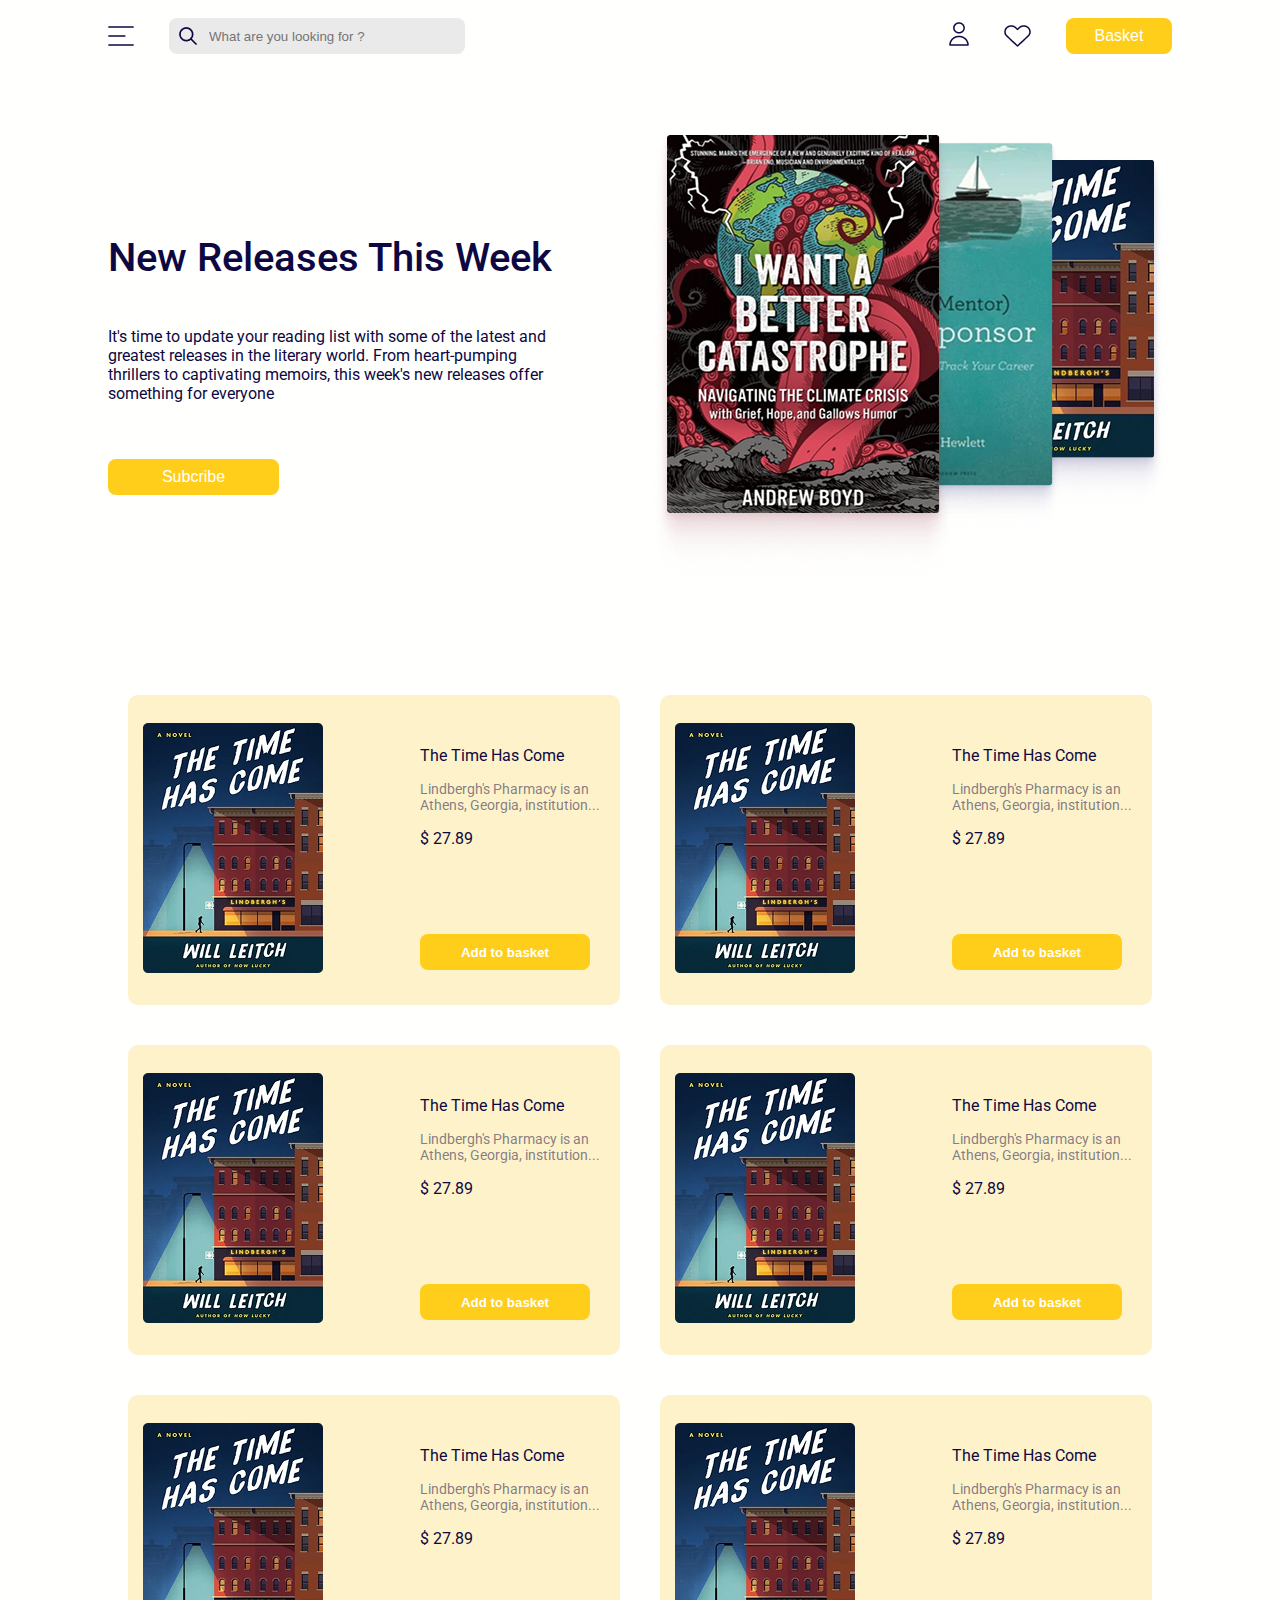
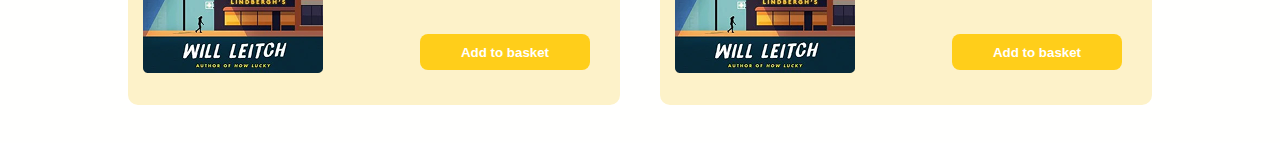
<file: index.html>
<!DOCTYPE html>
<html lang="en">
<head>
    <meta charset="UTF-8">
    <meta name="viewport" content="width=device-width, initial-scale=1.0">
    <title>Book | Store</title>
    <link rel="stylesheet" href="./style.css">
    <link rel="stylesheet" href="./media.css">
</head>
<body>
    <header>
        <div class="header-left">
            <img src="./images/Menu.svg" alt="">
            <div class="input-icon">
                <img src="./images/Search Icon.png" alt=""  class="search-icon">
                <input type="search" class="input-field" placeholder="What are you looking for ? ">
            </div>
        </div>
        <div class="header-right">
            <a href="./reg.html" ><img src="./images/Account.png" alt=""></a>
            <img src="./images/Favorite.png" alt="" class="favoutite-icon">
            <button class="btn1">Basket</button>
        </div>
    </header>
    <main>
        <section class="s1">
            <div class="s1-main">
                <div class="s1-left">
                    <p class="s1-big">New Releases This Week</p>
                    <p class="s1-mini">It's time to update your reading list with some of the latest and greatest releases in the literary world. From heart-pumping thrillers to captivating memoirs, this week's new releases offer something for everyone</p>
                    <button class="btn2">Subcribe</button>
                </div>
                <div class="s1-right">
                    <img src="./images/books-s1.png" alt="">
                </div>
            </div>
        </section>
        <section class="s2">
           <div class="s2-main">
            <!----
            <div class="top-sellers-s2">
                <p class="s2-big-2">Top Sellers</p>
                <form>
                    <select name="W-gendder" id="genre">
                      <option value="">Choose a genre</option>
                      <option value="Fiction">Fiction</option>
                      <option value="Romance">Romance</option>
                      <option value="Mystery">Mystery</option>
                      <option value="Horror">Horror</option>
                    </select>
                  </form>
            </div>

        <!--        PRODUCTS                -->
        <div class="cards-row-div">
            <div class="card-div">
                <div class="card-main">
                    <div class="card-left">
                        <img src="./images/book-1.png" alt="">
                    </div>
                    <div class="card-rigth">
                        <p class="s2-big">The Time Has Come</p>
                        <p class="s2-mini">Lindbergh's Pharmacy is an Athens, Georgia, institution...</p>
                        <p class="s2-big">$ 27.89</p>
                        <button class="btn3">Add to basket</button>
                    </div>
                </div>
            </div>
            <!---CARD2-->
            <div class="card-div">
                <div class="card-main">
                    <div class="card-left">
                        <img src="./images/book-1.png" alt="">
                    </div>
                    <div class="card-rigth">
                        <p class="s2-big">The Time Has Come</p>
                        <p class="s2-mini">Lindbergh's Pharmacy is an Athens, Georgia, institution...</p>
                        <p class="s2-big">$ 27.89</p>
                        <button class="btn3">Add to basket</button>
                    </div>
                </div>
            </div>
        </div>
        <div class="cards-row-div">
            <div class="card-div">
                <div class="card-main">
                    <div class="card-left">
                        <img src="./images/book-1.png" alt="">
                    </div>
                    <div class="card-rigth">
                        <p class="s2-big">The Time Has Come</p>
                        <p class="s2-mini">Lindbergh's Pharmacy is an Athens, Georgia, institution...</p>
                        <p class="s2-big">$ 27.89</p>
                        <button class="btn3">Add to basket</button>
                    </div>
                </div>
            </div>
            <!---CARD2-->
            <div class="card-div">
                <div class="card-main">
                    <div class="card-left">
                        <img src="./images/book-1.png" alt="">
                    </div>
                    <div class="card-rigth">
                        <p class="s2-big">The Time Has Come</p>
                        <p class="s2-mini">Lindbergh's Pharmacy is an Athens, Georgia, institution...</p>
                        <p class="s2-big">$ 27.89</p>
                        <button class="btn3">Add to basket</button>
                    </div>
                </div>
            </div>
        </div>
        <div class="cards-row-div">
            <div class="card-div">
                <div class="card-main">
                    <div class="card-left">
                        <img src="./images/book-1.png" alt="">
                    </div>
                    <div class="card-rigth">
                        <p class="s2-big">The Time Has Come</p>
                        <p class="s2-mini">Lindbergh's Pharmacy is an Athens, Georgia, institution...</p>
                        <p class="s2-big">$ 27.89</p>
                        <button class="btn3">Add to basket</button>
                    </div>
                </div>
            </div>
            <!---CARD2-->
            <div class="card-div">
                <div class="card-main">
                    <div class="card-left">
                        <img src="./images/book-1.png" alt="">
                    </div>
                    <div class="card-rigth">
                        <p class="s2-big">The Time Has Come</p>
                        <p class="s2-mini">Lindbergh's Pharmacy is an Athens, Georgia, institution...</p>
                        <p class="s2-big">$ 27.89</p>
                        <button class="btn3">Add to basket</button>
                    </div>
                </div>
            </div>
        </div>
           </div>
        </section>
    </main>
    <script src="./main.js" ></script>
</body>
</html>




<!-- 

<div class="cards-row-div">
    <div class="card-div">
        <div class="card-main">
            <div class="card-left">
                <img src="./images/book-1.png" alt="">
            </div>
            <div class="card-rigth">
                <p class="s2-big">The Time Has Come</p>
                <p class="s2-mini">Lindbergh's Pharmacy is an Athens, Georgia, institution...</p>
                <p class="s2-big">$ 27.89</p>
                <button class="btn3">Add to basket</button>
            </div>
        </div>
    </div>
</div>
</file>
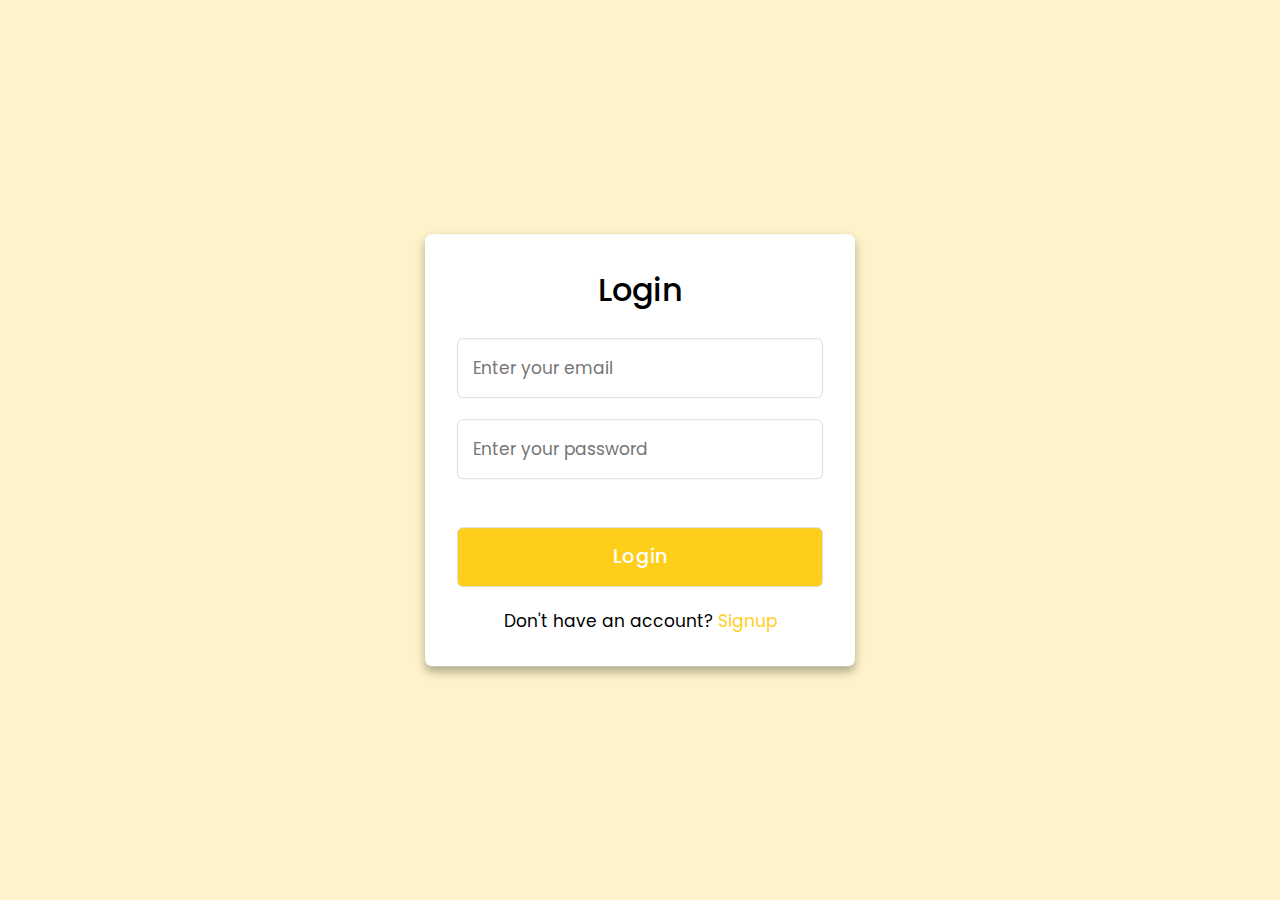
<file: reg.html>
<!DOCTYPE html>
<!-- Coding By CodingNepal - codingnepalweb.com -->
<html lang="en">
<head>
  <meta charset="UTF-8">
  <meta name="viewport" content="width=device-width, initial-scale=1.0">
  <meta http-equiv="X-UA-Compatible" content="ie=edge">
  <title>Book | Store</title>
  <!---Custom CSS File--->
  <link rel="stylesheet" href="./reg.css">
</head>
<body>
  <div class="container">
    <input type="checkbox" id="check">
    <div class="login form">
      <header>Login</header>
      <form action="#">
        <input type="text" placeholder="Enter your email">
        <input type="password" placeholder="Enter your password">
        <input type="button" class="button" value="Login">
      </form>
      <div class="signup">
        <span class="signup">Don't have an account?
         <label for="check">Signup</label>
        </span>
      </div>
    </div>
    <div class="registration form">
      <header>Signup</header>
      <form action="#">
        <input type="text" placeholder="Enter your email">
        <input type="password" placeholder="Create a password">
        <input type="password" placeholder="Confirm your password">
        <input type="button" class="button" value="Signup">
      </form>
      <div class="signup">
        <span class="signup">Already have an account?
         <label for="check">Login</label>
        </span>
      </div>
    </div>
  </div>
</body>
</html>
</file>
<file: style.css>
@import url('https://fonts.googleapis.com/css2?family=Roboto:ital,wght@0,100..900;1,100..900&display=swap');


body{
    background-color: #FFFFFE;
    padding: 35px 600px;
    font-family: "Roboto", serif;
}

header{
    display: flex;
    align-items: center;
    justify-content: space-between;
}

.header-left{
    display: flex;
    align-items: center;
    justify-content: space-between;
}

.input-field{
    width: 296px;
    height: 36px;
    background-color: #EAEAEA;
    padding: 7px 40px;
    color: #828282;
    font-weight: 400;
    border-radius: 8px;
    border: none;
}

.search-icon{
    position: absolute;
    padding: 10px;
    
}

.input-icon{
    display: flex;
    align-items: center;
    justify-content: space-between;
    padding-left: 35px;
}

.header-right{
    display: flex;
    align-items: center;
    justify-content: space-between;
}

.btn1{
    width: 106px;
    height: 36px;
    font-size: 16px;
    font-weight: 500;
    color: #ffffff;
    background-color: #FFCE1A;
    border-radius: 8px;
    border: none;
}

.favoutite-icon{
    padding: 0px 35px;
}


.s1{
    align-items: center;
    justify-content: space-between;
    margin-top: 76px;
}


.s1-main{
    display: flex;
    justify-content: space-between;
    align-items: center;
}

.s1-big{
    font-size: 40px;
    font-weight: 500;
    color: #0d0842;
    margin: 0;
    padding: 0;
}

.s1-mini{
    font-size: 16px;
    font-weight: 400;
    color: #0d0842;
    width: 453px;
    padding: 30px 0px 40px 0px;
}

.btn2{
    width: 171px;
    height: 36px;
    font-size: 16px;
    font-weight: 500;
    color: #ffffff;
    background-color: #FFCE1A;
    border-radius: 8px;
    border: none;
}

.s2{
    align-items: center;
    margin-top: 76px;
}

.top-sellers-s2{
    text-align: start;
}

.s2-big-2{
    font-size: 24px;
    font-weight: 400;
    color:  #0d0840;
}

#genre{
    width: 196px;
    height: 36px;
    background-color: #EAEAEA;
    border-radius: 8px;
    padding: 10px;
    border: none;
}

.card-div{
    display: flex;
    align-items: center;
    justify-content: center;
    background-color: #FDF2C9;
    border-radius: 10px;
    padding: 15px;
    width: 474px;
    height: 280px;
    margin: 20px;
}

.card-main{
    display: flex;
    align-items: center;
    justify-content: space-between;
    width: 100%;
}

.s2-big{
    font-size: 16px;
    color: #0d0842;
}

.s2-mini{
    font-size: 14px;
    font-weight: 400;
    width: 185px;
    color: #0d084286;
}

.btn3{
    width: 170px;
    height: 36px;
    background-color: #FFCE1A;
    border-radius: 8px;
    font-weight: 600;
    border: none;
    color: #ffffff;
    margin-top: 70px;
}

.cards-row-div{
    display: flex;
    align-items: center;
    justify-content: space-between;
}


button:hover{
    opacity: 0.8;
}
</file>
<file: media.css>
@media (max-width:1440px) {
    body{
        padding: 10px 100px;
    }
}
</file>
<file: reg.css>
@import url('https://fonts.googleapis.com/css2?family=Poppins:wght@200;300;400;500;600;700&display=swap');
*{
  margin: 0;
  padding: 0;
  box-sizing: border-box;
  font-family: 'Poppins', sans-serif;
}
body{
  min-height: 100vh;
  width: 100%;
  background: #FDF2C9;
}
.container{
  position: absolute;
  top: 50%;
  left: 50%;
  transform: translate(-50%,-50%);
  max-width: 430px;
  width: 100%;
  background: #fff;
  border-radius: 7px;
  box-shadow: 0 5px 10px rgba(0,0,0,0.3);
}

.container .registration{
  display: none;
}

#check:checked ~ .registration{
  display: block;
}

#check:checked ~ .login{
  display: none;
}

#check{
  display: none;
}

.container .form{
  padding: 2rem;
}

.form header{
  font-size: 2rem;
  font-weight: 500;
  text-align: center;
  margin-bottom: 1.5rem;
}

 .form input{
   height: 60px;
   width: 100%;
   padding: 0 15px;
   font-size: 17px;
   margin-bottom: 1.3rem;
   border: 1px solid #ddd;
   border-radius: 6px;
   outline: none;
 }

 .form input:focus{
   box-shadow: 0 1px 0 rgba(0,0,0,0.2);
 }

.form a{
  font-size: 16px;
  color: #FFCE1A;
  text-decoration: none;
}

.form a:hover{
  text-decoration: underline;
}

.form input.button{
  color: #fff;
  background: #FFCE1A;
  font-size: 1.2rem;
  font-weight: 500;
  letter-spacing: 1px;
  margin-top: 1.7rem;
  cursor: pointer;
  transition: 0.4s;
}

.form input.button:hover{
  background: #FDF2C9;
}

.signup{
  font-size: 17px;
  text-align: center;
}

.signup label{
  color: #FFCE1A;
  cursor: pointer;
}

.signup label:hover{
  text-decoration: underline;
}
</file>
